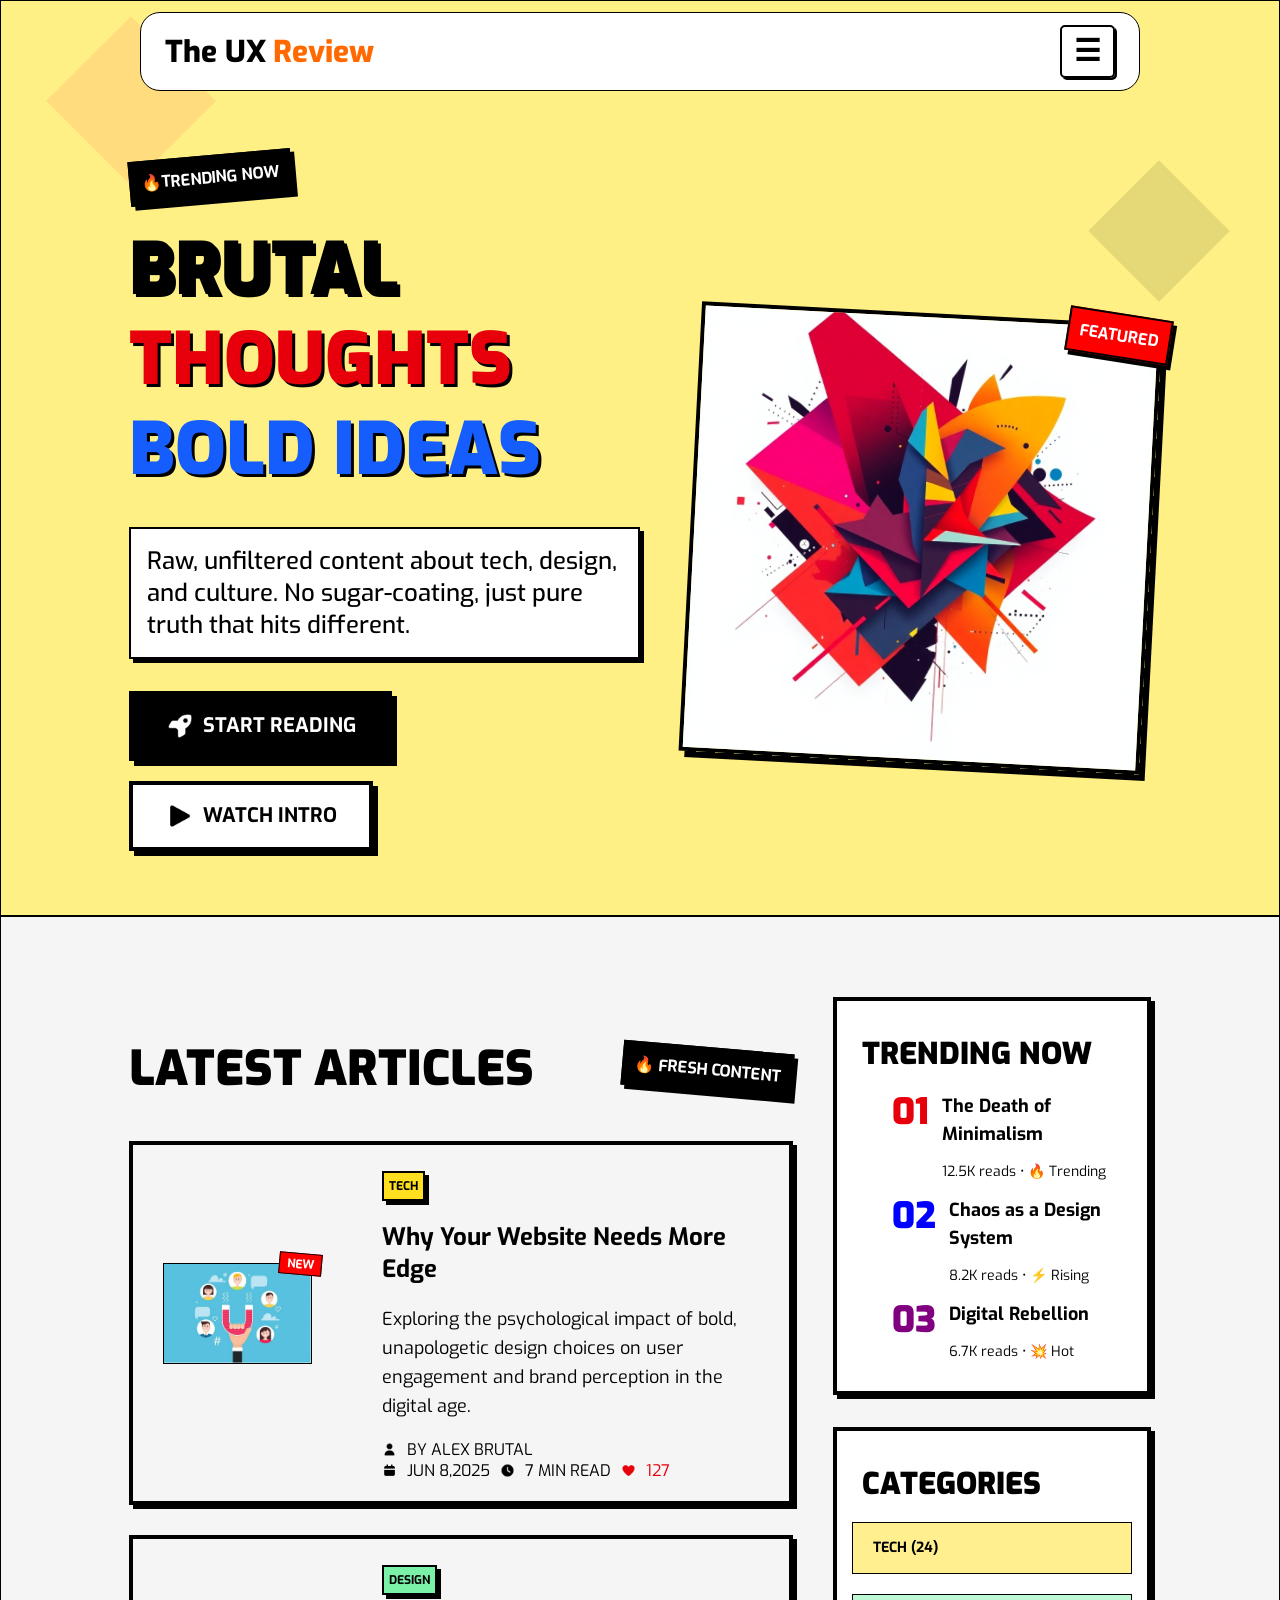
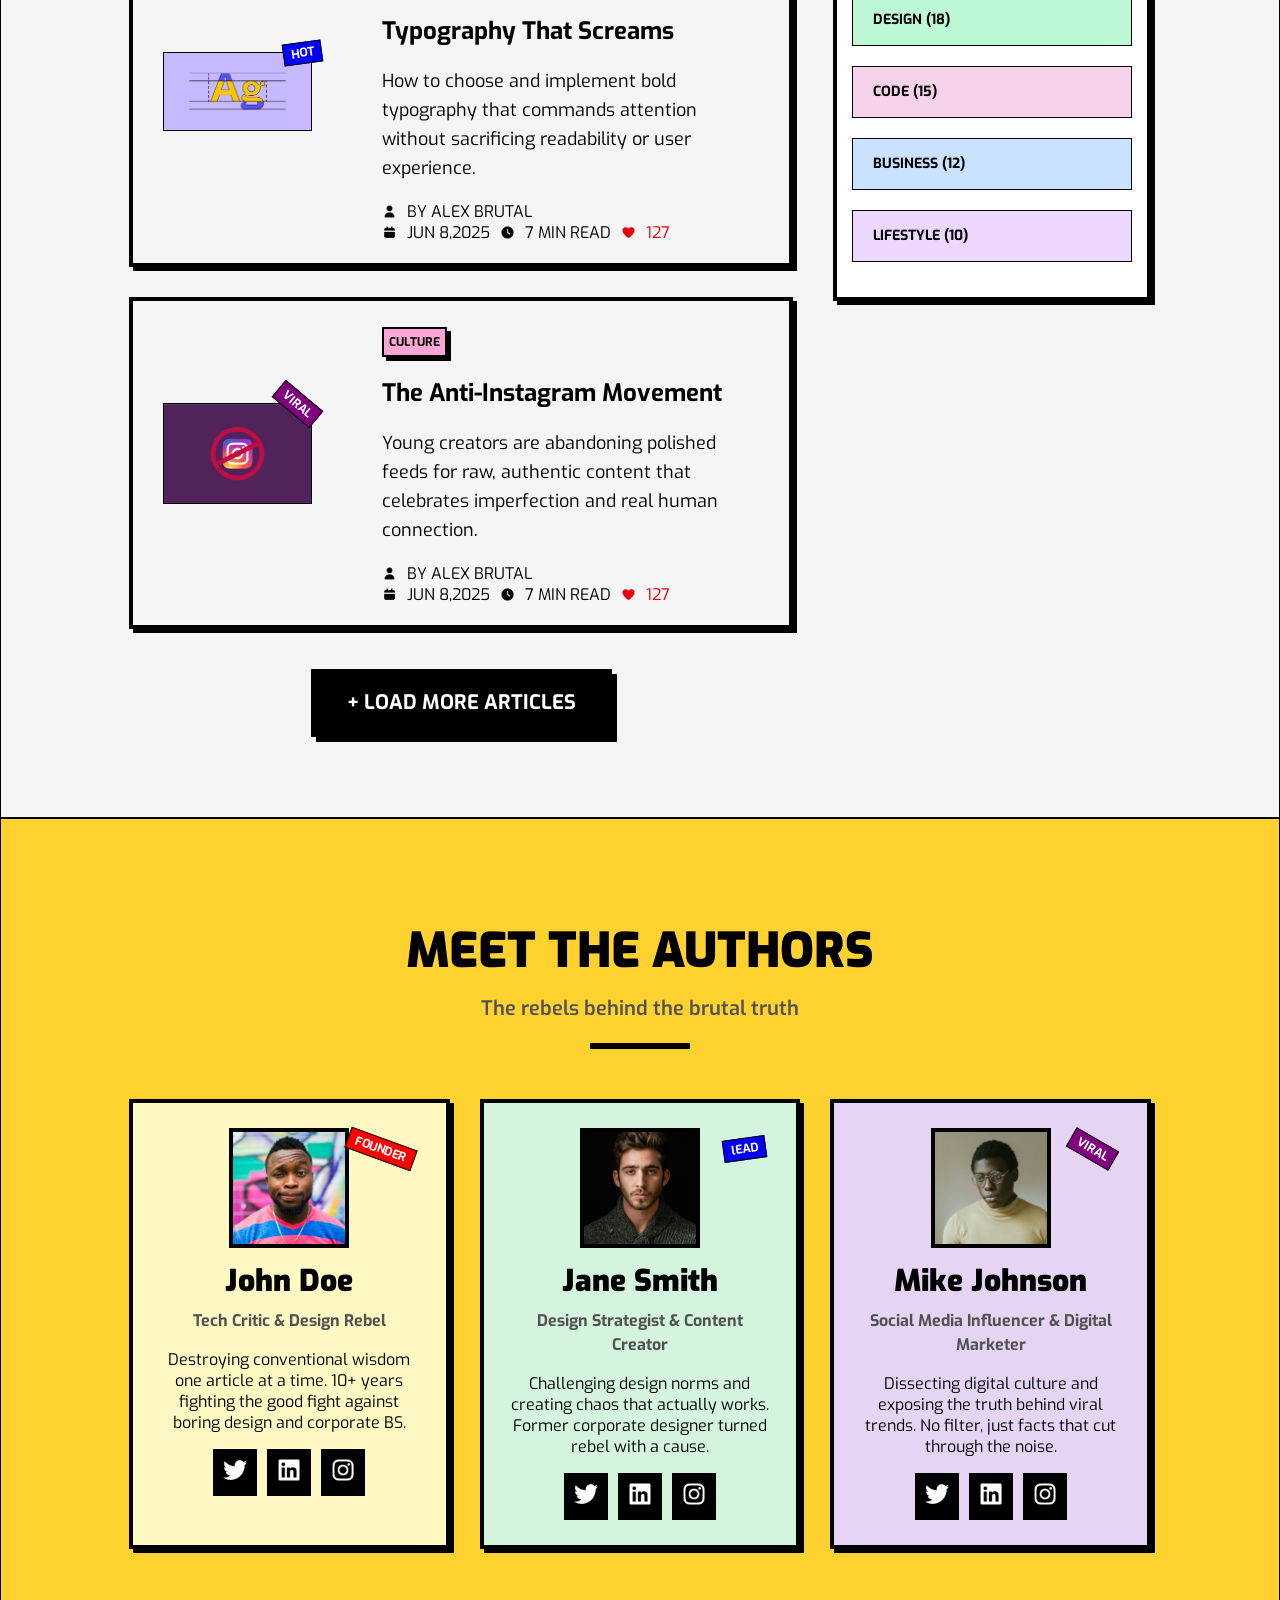
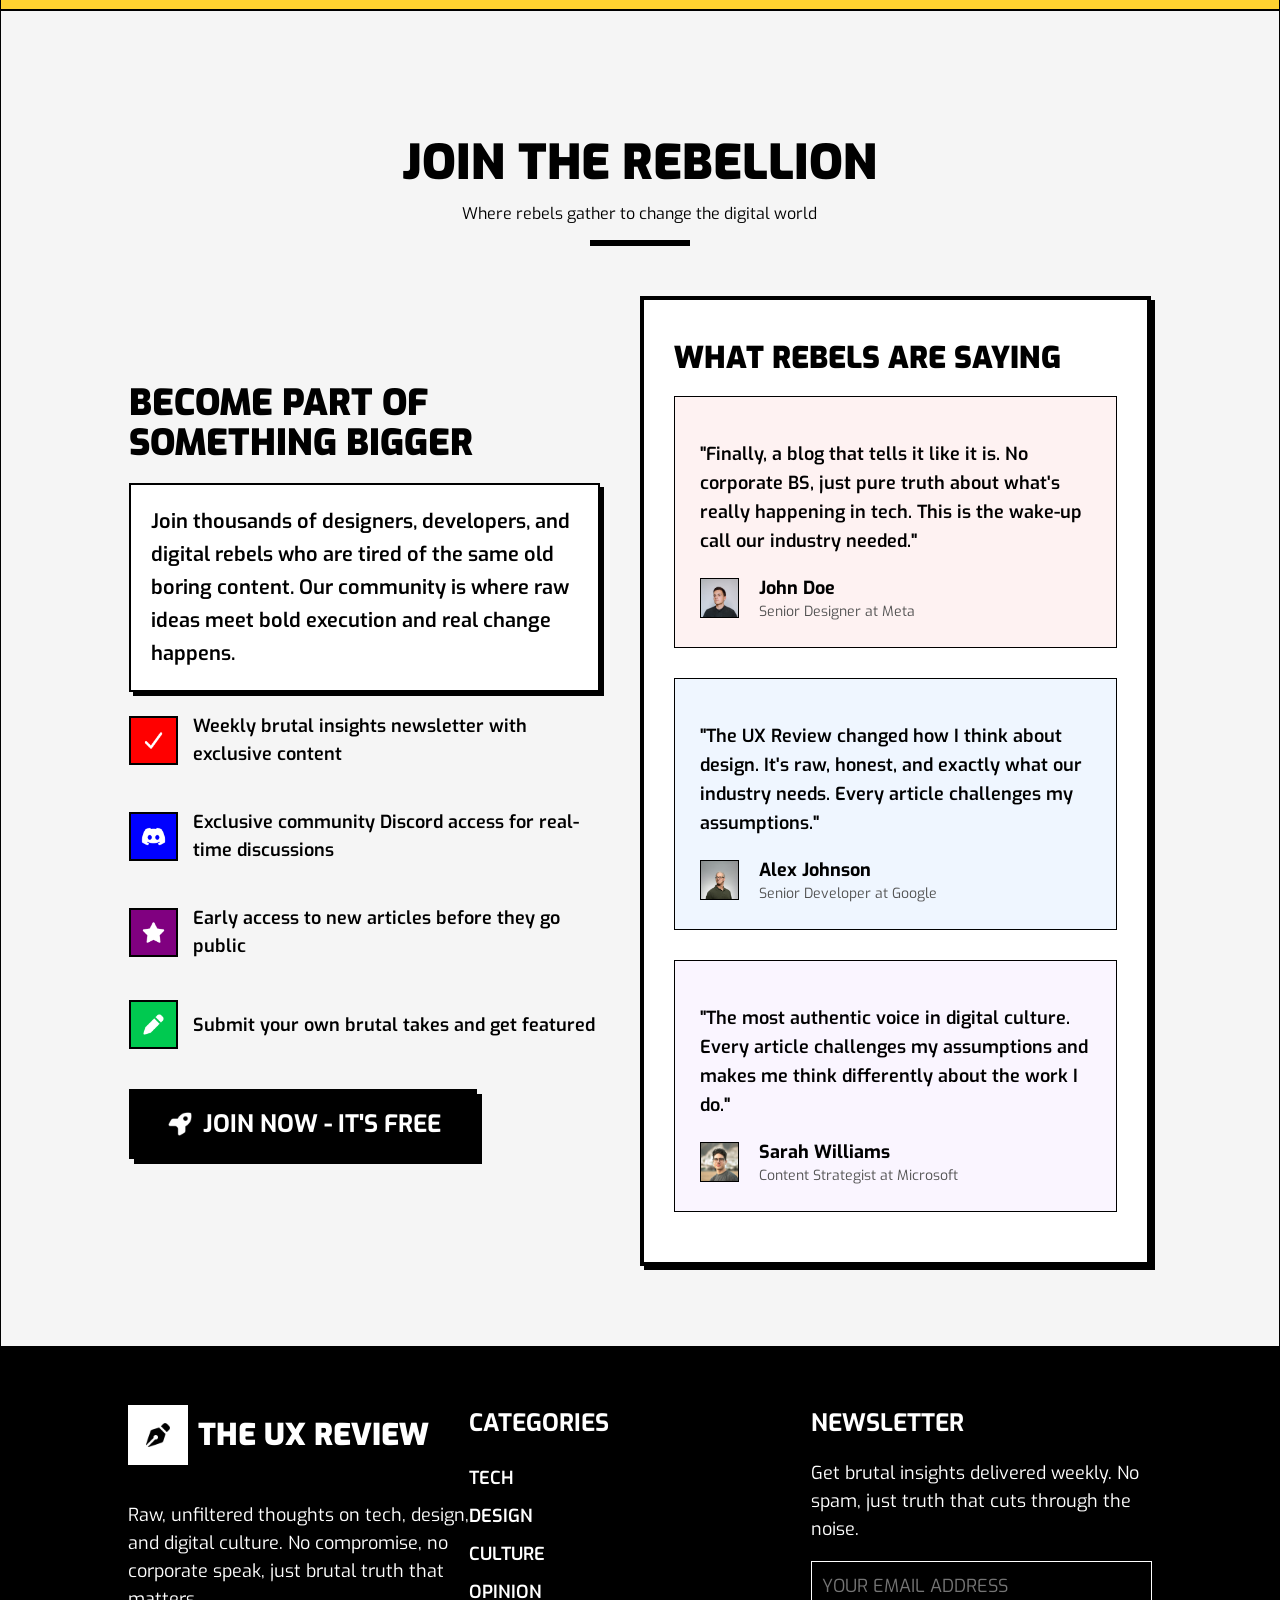
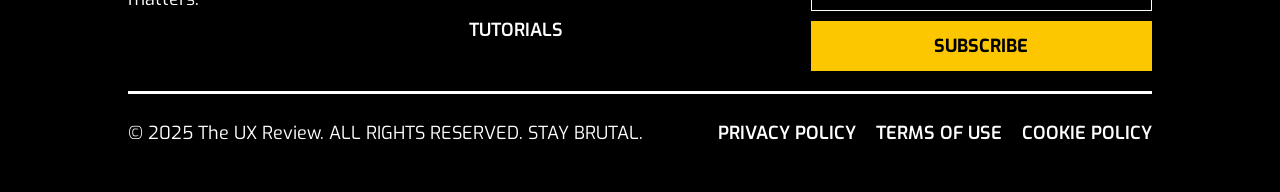
<file: index.html>
<!DOCTYPE html>
<html lang="en">
    <head>
        <meta charset="UTF-8">
        <meta name="viewport" content="width=device-width, initial-scale=1.0">
        <title>Document</title>
        <link rel="preconnect" href="https://fonts.googleapis.com">
        <link rel="preconnect" href="https://fonts.gstatic.com" crossorigin>
        <link
            href="https://fonts.googleapis.com/css2?family=Exo:ital,wght@0,100..900;1,100..900&display=swap"
            rel="stylesheet">
        <link rel="stylesheet" href="css/style.css">
        <link rel="stylesheet" href="css/all.min.css">
        <link rel="stylesheet" href="css/media.css">
    </head>
    <body>
        <div id="mobile-nav">
            <div class="flex">
                <span>MENU</span>

                <div class="close-nav">
                    <a href="#">
                        ✕
                    </a>
                </div>
            </div>

            <ul class="flex list">
                <li><a href="#hero">HOME</a></li>
                <li><a href="#LATEST_ARTICLES">LATEST ARTICLES</a></li>
                <li><a href="#Authors">AUTHORS</a></li>
                <li><a href="#Community">COMMUNITY</a></li>
            </ul>

            <div class="mobile-subbtn">
                <a href="#Community">SUBSCRIBE NOW</a>
            </div>
        </div>

        <a href="#" class="overlay"></a>

        <div id="navbar">
            <div class="container">
                <div class="header flex">
                    <div class="logo"><a href="#hero" class="flex"><span>The
                                UX</span><span
                                class="orange-font">Review</span></a></div>
                    <div class="menu"> <ul class="flex ">
                            <li class="font14x20x600"><a href="#hero"
                                    class="item">HOME</a></li>
                            <li class="flex font14x20x600"><img
                                    src="images/icons/star-solid-full.png"
                                    alt="star-solid" class="icon"><a
                                    href="#LATEST_ARTICLES" class="item">LATEST
                                    ARTICLES</a></li>
                            <li class="flex font14x20x600"><img
                                    src="images/icons/star-solid-full.png"
                                    alt="star-solid" class="icon"><a
                                    href="#Authors"
                                    class="item">AUTHORS</a></li>
                            <li class="flex font14x20x600"><img
                                    src="images/icons/star-solid-full.png"
                                    alt="star-solid" class="icon"><a
                                    href="#Community"
                                    class="item">COMMUNITY</a></li>
                        </ul></div>
                    <div class="subbtn"> <button class="font14x20x600"><a
                                href="#Community">SUBSCRIBE
                                NOW</a></button></div>
                    <div class="menubtn">
                        <a href="#mobile-nav">
                            <span class="open-icon">☰</span>
                            <span class="close-icon">✕</span>
                        </a>
                    </div>
                </div>
            </div>
        </div>
        <div class="main">
            <div id="hero">
                <div class="block1"></div>
                <div class="block2"></div>
                <div class="container flex">
                    <div class="left xxl-50 xl-50 lg-50 md-100 sm-100">
                        <div class="floating-block"><span
                                class="white-color">🔥TRENDING NOW</span></div>
                        <h2>BRUTAL
                            <span class="red-color">THOUGHTS</span>
                            <span class="blue-color">BOLD IDEAS</span></h2>
                        <p class="font24x32x500">Raw, unfiltered content about
                            tech, design, and culture. No sugar-coating, just
                            pure truth that hits different.</p>
                        <div class="btns flex">
                            <button class="right-button"><div class="flex"><img
                                        src="images/icons/rocket-solid-full.png"
                                        alt="rocket-icon" class="icon"><span
                                        class="white-color">START
                                        READING</span></div></button>
                            <button class="left-button"><div class="flex"><img
                                        src="images/icons/play-solid-full.png"
                                        alt="play-video-icon"
                                        class="icon"><span>WATCH
                                        INTRO</span></div></button>
                        </div>
                    </div>
                    <div class="right xxl-50 xl-50 lg-50 md-100 sm-100">
                        <div class="floating-block"><span
                                class="white-color">FEATURED</span></div>
                        <div class="img-container flex"><img
                                src="images/hero-img.png"
                                alt="main-photo"></div>
                    </div>
                </div>
            </div>
            <div id="LATEST_ARTICLES">
                <div class="container flex">
                    <div class="left xxl-65 xl-65 lg-75 md-100 sm-100">
                        <div class="header flex">
                            <h3>LATEST ARTICLES</h3>
                            <div class="floating-block"><span>🔥 FRESH
                                    CONTENT</span></div>
                        </div>
                        <div class="cards flex">
                            <div class="card flex card-1"><div class="left">
                                    <div
                                        class="label"><span>NEW</span></div><img
                                        src="images/user-engagement-2.jpg"
                                        alt="user-engagement"></div>
                                <div class="right">
                                    <div class="floating-block"><span>TECH
                                        </span></div>
                                    <h4>Why Your Website Needs More Edge</h4>
                                    <p>Exploring the psychological impact of
                                        bold, unapologetic design choices on
                                        user engagement and brand perception in
                                        the digital age.

                                    </p>
                                    <div class="footer flex">
                                        <div class="flex"><img
                                                src="images/icons/user-solid-full.png"
                                                alt="user-icon"><span>BY ALEX
                                                BRUTAL</span></div>
                                        <div class="flex"><div class="flex">
                                                <img
                                                    src="images/icons/calendar-solid-full.png"
                                                    alt="calendar-icon">
                                                <span>JUN 8,2025</span></div>
                                            <div class="flex"><img
                                                    src="images/icons/clock-solid-full.png"
                                                    alt="clock-icon"><span>7 MIN
                                                    READ</span></div>
                                            <div class="flex"><img
                                                    src="images/icons/heart-solid-full-red.png"
                                                    alt="heart-icon"><span
                                                    class="red-color">127</span></div></div>
                                    </div>
                                </div>
                            </div>
                            <div class="card flex card-2">
                                <div class="left"><div
                                        class="label"><span>HOT</span></div><img
                                        src="images/guide-to-typography.avif"
                                        alt="guide-to-typography"></div>
                                <div class="right">
                                    <div
                                        class="floating-block"><span>DESIGN</span></div>
                                    <h4>Typography That Screams</h4>
                                    <p>How to choose and implement bold
                                        typography that commands attention
                                        without sacrificing readability or user
                                        experience.</p>
                                    <div class="footer flex"><div class="flex">
                                            <img
                                                src="images/icons/user-solid-full.png"
                                                alt="user-icon"><span>BY ALEX
                                                BRUTAL</span></div>
                                        <div class="flex"><div class="flex">
                                                <img
                                                    src="images/icons/calendar-solid-full.png"
                                                    alt="calendar-icon">
                                                <span>JUN 8,2025</span></div>
                                            <div class="flex"><img
                                                    src="images/icons/clock-solid-full.png"
                                                    alt="clock-icon"><span>7 MIN
                                                    READ</span></div>
                                            <div class="flex"><img
                                                    src="images/icons/heart-solid-full-red.png"
                                                    alt="heart-icon"><span
                                                    class="red-color">127</span></div></div>
                                    </div>
                                </div>
                            </div>

                            <div class="card flex card-3">
                                <div class="left"><div
                                        class="label"><span>VIRAL</span></div><img
                                        src="images/anti-instagram (1).jpg"
                                        alt="anti-instagram"></div>
                                <div class="right">
                                    <div
                                        class="floating-block"><span>CULTURE</span></div>
                                    <h4>The Anti-Instagram Movement</h4>
                                    <p>Young creators are abandoning polished
                                        feeds for raw, authentic content that
                                        celebrates imperfection and real human
                                        connection.</p>
                                    <div class="footer flex"><div class="flex">
                                            <img
                                                src="images/icons/user-solid-full.png"
                                                alt="user-icon"><span>BY ALEX
                                                BRUTAL</span></div>
                                        <div class="flex"><div class="flex">
                                                <img
                                                    src="images/icons/calendar-solid-full.png"
                                                    alt="calendar-icon">
                                                <span>JUN 8,2025</span></div>
                                            <div class="flex"><img
                                                    src="images/icons/clock-solid-full.png"
                                                    alt="clock-icon"><span>7 MIN
                                                    READ</span></div>
                                            <div class="flex"><img
                                                    src="images/icons/heart-solid-full-red.png"
                                                    alt="heart-icon"><span
                                                    class="red-color">127</span></div></div>
                                    </div>
                                </div>
                            </div>
                        </div>
                        <div class="btn flex">
                            <button>+ LOAD MORE ARTICLES</button>
                        </div>
                    </div>
                    <div class="right xxl-35 xl-35 lg-25 md-100 sm-100">
                        <div class="upper">
                            <h4>TRENDING NOW</h4>
                            <div class="content">
                                <div class="flex first"><div class="right"><span
                                            class="red-color">01</span></div><div
                                        class="left"><h5>The Death of
                                            Minimalism</h5><p>12.5K reads • 🔥
                                            Trending</p></div></div>
                                <div class="flex second"><div
                                        class="right"><span>02</span></div><div
                                        class="left"><h5>Chaos as a Design
                                            System</h5><p>8.2K reads • ⚡
                                            Rising</p></div></div>
                                <div class="flex third"><div
                                        class="right"><span>03</span></div><div
                                        class="left"><h5>Digital
                                            Rebellion</h5><p>6.7K reads • 💥
                                            Hot</p></div></div>
                            </div>
                        </div>
                        <div class="lower">
                            <h4>CATEGORIES</h4>
                            <div class="content">
                                <div class="block-1">TECH (24)</div>
                                <div class="block-2">DESIGN (18)</div>
                                <div class="block-3">CODE (15)</div>
                                <div class="block-4">BUSINESS (12)</div>
                                <div class="block-5">LIFESTYLE (10)</div>
                            </div>
                        </div>
                    </div>
                </div>
            </div>
            <div id="Authors">
                <div class="container">
                    <div class="header">
                        <h3>MEET THE AUTHORS</h3>
                        <p>The rebels behind the brutal truth</p>
                        <div class="black-line"></div>
                    </div>
                    <div class="cards flex">
                        <div class="card first"><div
                                class="image-container"><img
                                    src="images/avatar-1.jpg"
                                    alt="person-1"><div
                                    class="label"><span>FOUNDER</span></div></div><h4>John
                                Doe</h4><p class="upperp">Tech Critic & Design
                                Rebel</p>
                            <p>Destroying conventional wisdom one article at a
                                time. 10+ years fighting the good fight against
                                boring design and corporate BS.</p>
                            <ul class="flex"><li class="twitter-icon"><a
                                        href="https://twitter.com"
                                        target="_blank"><img
                                            src="images/icons/twitter-brands-solid-full.png"
                                            alt="twitter"></a></li>
                                <li class="linkedin"><a
                                        href="https://linkedin.com/in"
                                        target="_blank"><img
                                            src="images/icons/linkedin-brands-solid-full.png"
                                            alt="linkedin"></a></li>
                                <li class="instagram"><a
                                        href="https://instagram.com"
                                        target="_blank"><img
                                            src="images/icons/instagram-brands-solid-full.png"
                                            alt="instagram"></a></li></ul></div>
                        <div class="card second"><div
                                class="image-container"><img
                                    src="images/avatar-2.jpg"
                                    alt="person-2"><div
                                    class="label"><span>lEAD</span></div></div><h4>Jane
                                Smith</h4><p class="upperp">Design Strategist &
                                Content Creator</p>
                            <p>Challenging design norms and creating chaos that
                                actually works. Former corporate designer turned
                                rebel with a cause.</p>
                            <ul class="flex"><li class="twitter-icon"><a
                                        href="https://twitter.com"
                                        target="_blank"><img
                                            src="images/icons/twitter-brands-solid-full.png"
                                            alt="twitter"></a></li>
                                <li class="linkedin"><a
                                        href="https://linkedin.com/in"
                                        target="_blank"><img
                                            src="images/icons/linkedin-brands-solid-full.png"
                                            alt="linkedin"></a></li>
                                <li class="instagram"><a
                                        href="https://instagram.com"
                                        target="_blank"><img
                                            src="images/icons/instagram-brands-solid-full.png"
                                            alt="instagram"></a></li></ul></div>
                        <div class="card third"><div
                                class="image-container"><img
                                    src="images/avatar-3.jpg"
                                    alt="person-3"><div
                                    class="label"><span>VIRAL</span></div></div><h4>Mike
                                Johnson</h4><p class="upperp">Social Media
                                Influencer & Digital Marketer</p>
                            <p>Dissecting digital culture and exposing the truth
                                behind viral trends. No filter, just facts that
                                cut through the noise.</p>
                            <ul class="flex"><li class="twitter-icon"><a
                                        href="https://twitter.com"
                                        target="_blank"><img
                                            src="images/icons/twitter-brands-solid-full.png"
                                            alt="twitter"></a></li>
                                <li class="linkedin"><a
                                        href="https://linkedin.com/in"
                                        target="_blank"><img
                                            src="images/icons/linkedin-brands-solid-full.png"
                                            alt="linkedin"></a></li>
                                <li class="instagram"><a
                                        href="https://instagram.com"
                                        target="_blank"><img
                                            src="images/icons/instagram-brands-solid-full.png"
                                            alt="instagram"></a></li></ul></div>
                    </div>
                </div>
            </div>
            <div id="Community">
                <div class="container">
                    <div class="header">
                        <h3>JOIN THE REBELLION</h3>
                        <p>Where rebels gather to change the digital world</p>
                        <div class="black-line"></div>
                    </div>
                    <div class="content flex">
                        <div class="right  xxl-50 xl-50 lg-50 md-100 sm-100">
                            <h4>BECOME PART OF SOMETHING BIGGER</h4>
                            <p class="desc">Join thousands of designers,
                                developers, and digital rebels who are tired of
                                the same old boring content. Our community is
                                where raw ideas meet bold execution and real
                                change happens.</p>
                            <div class="rows flex">
                                <div class="row-1 flex"><div
                                        class="img-container"><img
                                            src="images/icons/check-solid-full.png"
                                            alt="check"></div><span>Weekly
                                        brutal insights newsletter with
                                        exclusive content</span></div>
                                <div class="row-2 flex"><div
                                        class="img-container"><img
                                            src="images/icons/discord-brands-solid-full.png"
                                            alt="discord"></div><span>Exclusive
                                        community Discord access for real-time
                                        discussions</span></div>
                                <div class="row-3 flex"><div
                                        class="img-container"><img
                                            src="images/icons/star-solid-full-white.png"
                                            alt="star"></div><span>Early access
                                        to new articles before they go
                                        public</span></div>
                                <div class="row-4 flex"><div
                                        class="img-container"><img
                                            src="images/icons/pen-solid-full.png"
                                            alt="pen"></div><span>Submit your
                                        own brutal takes and get
                                        featured</span></div>
                            </div>
                            <div class="btn"><button class="flex"><div><img
                                            src="images/icons/rocket-solid-full.png"
                                            alt="rocket"
                                            class="icon"></div><span>JOIN NOW -
                                        IT'S FREE</span></button></div>
                        </div>
                        <div class="left xxl-50 xl-50 lg-50 md-100 sm-100">
                            <h4>WHAT REBELS ARE SAYING</h4>
                            <div
                                class="card-1"><blockquote><p>"Finally, a blog that tells it like it is. No corporate BS, just pure truth about what's really happening in tech. This is the wake-up call our industry needed."</p></blockquote>
                                <div class="flex"><div class="left"><img
                                            src="images/avatar-4.avif"
                                            alt="avatar-5"></div><div
                                        class="right"><h6>John Doe</h6><p>Senior
                                            Designer at
                                            Meta</p></div></div></div>
                            <div
                                class="card-2"><blockquote><p>"The UX Review changed how I think about design. It's raw, honest, and exactly what our industry needs. Every article challenges my assumptions."</p></blockquote>
                                <div class="flex"><div class="left"><img
                                            src="images/avatar-5.jpg"
                                            alt="avatar-6"></div><div
                                        class="right"><h6>Alex
                                            Johnson</h6><p>Senior Developer at
                                            Google</p></div></div></div>
                            <div
                                class="card-3"><blockquote><p>"The most authentic voice in digital culture. Every article challenges my assumptions and makes me think differently about the work I do."</p></blockquote>
                                <div class="flex"><div class="left"><img
                                            src="images/avatar-6.avif"
                                            alt="avatar-7"></div><div
                                        class="right"><h6>Sarah
                                            Williams</h6><p>Content Strategist
                                            at Microsoft</p></div></div></div>
                        </div>
                    </div>
                </div>
            </div>
        </div>
        <div id="footer">
            <div class="container">
                <div class="upper flex">
                    <div class="item xxl-33 xl-33 lg-33 md-50 sm-100"><div
                            class="header flex"> <div><img
                                    src="images/icons/pen-nib-solid-full.png"
                                    alt="pen"></div><h3>THE UX REVIEW</h3></div>
                        <p>Raw, unfiltered thoughts on tech, design, and digital
                            culture. No compromise, no corporate speak, just
                            brutal truth that matters.</p>
                    </div>
                    <div
                        class="item xxl-33 xl-33 lg-33 md-50 sm-100"><h4>CATEGORIES</h4>
                        <ul><li><a href="#hero">TECH</a></li>
                            <li><a href="#hero">DESIGN</a></li>
                            <li><a href="#hero">CULTURE</a></li>
                            <li><a href="#hero">OPINION</a></li>
                            <li><a href="#hero">TUTORIALS</a></li></ul></div>
                    <div
                        class="item xxl-33 xl-33 lg-33 md-50 sm-100"><h4>NEWSLETTER</h4>
                        <p>Get brutal insights delivered weekly. No spam, just
                            truth that cuts through the noise.</p>
                        <form action>
                            <input type="email"
                                placeholder="YOUR EMAIL ADDRESS">
                            <button>SUBSCRIBE</button>
                        </form>
                    </div>
                </div>
                <div class="flex lower"> <span>© 2025 The UX Review. ALL RIGHTS
                        RESERVED. STAY BRUTAL.</span> <ul class="flex"><li><a
                                href="#hero">PRIVACY POLICY
                            </a></li>
                        <li><a href="#hero">TERMS OF USE</a></li>
                        <li><a href="#hero">COOKIE POLICY</a></li></ul></div>
            </div>
        </div>
    </body>
</html>
</file>
<file: css/style.css>
*,
*::after,
*::before {
    box-sizing: border-box;
    font-family: "Exo", sans-serif;
}

body,
blockquote {
    margin: 0;
    padding: 0;
}

span,
a {
    display: inline-block;
}

a,
li {
    text-decoration: none;
    color: black;
}

ul {
    list-style: none;
    margin: 0;
    padding: 0;
}

img {
    width: 100%;
}

h2 {
    font-size: 72px;
    line-height: 90px;
    font-weight: 900;
    text-shadow: 3px 3px black;
    margin: 0 0 32px 0;
}

h3 {
    font-size: 48px;
    line-height: 48px;
    font-weight: 900;
}

h4 {
    font-size: 24px;
    line-height: 32px;
    font-weight: 700;
    margin: 20px 0;
}

.flex {
    display: flex;
    flex-wrap: wrap;
    align-items: center;
}

.icon {
    width: 15px;
    height: 15px;
}

.container {
    width: 80%;
    margin: auto;
}

.font14x20x600 {
    font-size: 14px;
    line-height: 20px;
    font-weight: 600;
}

.font24x32x500 {
    font-size: 24px;
    line-height: 32px;
    font-weight: 500;
}

.floating-block {
    border: 2px solid black;
    box-shadow: 4px 4px black;
    width: fit-content;
    padding: 10px;
    position: absolute;
    font-weight: 700;
}

.red-color {
    color: oklch(0.577 0.245 27.325);
}

.main {
    position: relative;
}

#mobile-nav {
    position: fixed;
    top: 0;
    right: -100%;
    bottom: 0;
    width: 320px;
    padding: 40px 20px;
    background-color: white;
    z-index: 300;
    display: flex;
    flex-direction: column;
    transition: right 0.4s ease;
}


#mobile-nav:target {
    right: 0;
}

.overlay {
    position: fixed;
    inset: 0;
    background-color: rgba(0, 0, 0, 0.55);
    opacity: 0;
    visibility: hidden;
    transition: 0.3s;
    z-index: 250;
}


body:has(#mobile-nav:target) .overlay {
    opacity: 1;
    visibility: visible;
}


#mobile-nav .flex {
    justify-content: space-between;
    align-items: center;
    padding: 20px 0;
    margin-bottom: 40px;
    border-bottom: 4px solid black;
    border-top: 4px solid black;
}

#mobile-nav .list {
    align-items: flex-start;
    border: none;
}

#mobile-nav .flex span {
    font-size: 24px;
    line-height: 32px;
    font-weight: 700;
}


#mobile-nav .close-nav a {
    background-color: transparent;
    padding: 5px 12px;
    border-radius: 5px;
    font-size: 30px;
    line-height: 39px;
    font-weight: 700;
}


#mobile-nav ul {
    display: flex;
    flex-direction: column;
    gap: 25px;
}

#mobile-nav ul li a {
    width: 100%;
    font-size: 22px;
    line-height: 32px;
    font-weight: 700;
}

#mobile-nav .mobile-subbtn {
    margin-top: 40px;
}

#mobile-nav .mobile-subbtn a {
    width: 100%;
    background-color: #FFD15B;
    border: 2px solid black;
    padding: 14px 20px;
    text-align: center;
    font-weight: 700;
    box-shadow: 4px 4px black;
}

#navbar {
    position: fixed;
    top: 0;
    left: 0;
    right: 0;
    z-index: 100;
}

#navbar .container {
    padding: 12px;
}

#navbar .container .header {
    justify-content: space-between;

    padding: 12px 24px;

    background-color: white;

    border: 1.6px solid black;
    border-radius: 20px;
}

#navbar .container .header .logo a {
    gap: 7px;
}

#navbar .container .header .logo span {
    font-size: 30px;
    line-height: 36px;
    font-weight: 800;
}

#navbar .container .header .logo .orange-font {
    color: oklch(0.705 0.213 47.604);
}

#navbar .container .header .menu ul {
    gap: 10px;
}

#navbar .container .header .menu ul .icon {
    margin: 0 10px;
}

#navbar .container .header .menu ul .item {
    transition: 0.3s;
}

#navbar .container .header .menu ul .item:hover {
    color: rgb(255, 122, 80);
}


#navbar .container .header .subbtn button {
    background-color: #FFD15B;

    border: 1.6px solid black;

    padding: 10px 16px;

    border-radius: 25px;

    font-weight: 700;

    transition: 0.3s;
}

#navbar .container .header .subbtn button:hover {
    transform: translate(4%, 4%);
}

.menubtn {
    display: none;
}

.menubtn a {
    background-color: transparent;
    border: 2px solid black;
    padding: 5px 12px;
    border-radius: 5px;
    font-size: 30px;
    line-height: 39px;
    font-weight: 700;
    box-shadow: 2px 2px black;
    display: flex;
    align-items: center;
    justify-content: center;
}

.close-icon {
    display: none;
}

body:has(#mobile-nav:target) .open-icon {
    display: none;
}

body:has(#mobile-nav:target) .close-icon {
    display: block;
}

/* Hero section */
#hero {
    padding: 144px 0 64px 0;
    border: 1.6px solid black;
    background-color: #FFF085;
    position: relative;
}

#hero .container {
    padding-top: 80px;
}

.main .block1 {
    background-color: #FFDC7D;
    width: 120px;
    height: 120px;
    position: absolute;
    z-index: 5;
    top: 40px;
    left: 70px;
    transform: rotate(45deg);
}

.main .block2 {
    background-color: #E5D877;
    width: 100px;
    z-index: 5;
    height: 100px;
    position: absolute;
    top: 180px;
    right: 70px;
    transform: rotate(45deg);
}

#hero .container .left {
    position: relative;
}

#hero .container .right {
    padding: 0 0 0 50px;
    position: relative;
}

#hero .container .left h2 .red-color {
    color: oklch(0.577 0.245 27.325);
}

#hero .container .left h2 .blue-color {
    color: oklch(0.546 0.245 262.881);
    ;
}

#hero .container .left p {
    background-color: white;
    border: 2px solid black;
    box-shadow: 4px 4px black;
    padding: 16px;
    margin-bottom: 32px;
}

#hero .container .left .btns {
    gap: 20px;
}

#hero .container .left .btns button .icon {
    width: 30px;
    height: 30px;
    margin-right: 8px;
}

#hero .container .left .btns .right-button {
    background-color: black;
    color: white;
}

#hero .container .left .btns .left-button {
    background-color: white;
}

#hero .container .left .floating-block {
    background-color: black;
    color: white;
    top: -70px;
    transform: rotate(-5deg);
    z-index: 10;
}

#hero .container .right .floating-block {
    background-color: red;
    color: white;
    z-index: 15;
    right: -20px;
    transform: rotate(9deg);
}

#hero .container .right .img-container {
    position: relative;
    box-shadow: 6px 6px black;
    border: 4px solid black;
    height: 50vh;
    z-index: 10;
    transform: rotate(3deg);
    transition: all 0.5s;
}

#hero .container .right .img-container:hover {
    transform: translate(-1%, -1%) rotate(3deg);
}

#hero .container .right .img-container img {
    object-fit: cover;
    width: 100%;
    height: 100%;
}

#hero .container .left .btns button {
    padding: 16px 32px;
    border: 4px solid black;
    font-size: 20px;
    line-height: 28px;
    font-weight: 700;
    transition: all 0.3s;
    position: relative;
    background-color: white;
    box-shadow: 5px 5px black;
}

#hero .container .left .btns .right-button {
    background-color: black;
    color: white;
}

#hero .container .left .btns button:hover {
    transform: translate(4px, 4px);
    box-shadow: 1px 1px black;
}

/* LATEST_ARTICLES */
#LATEST_ARTICLES {
    background-color: #F5F5F5;
    border: 1.6px solid black;
    padding: 80px 0;
}


#LATEST_ARTICLES .container .right {
    padding: 0 0 0 40px;
}

#LATEST_ARTICLES .container .left .header {
    position: relative;
}

#LATEST_ARTICLES .container .left .header .floating-block {
    background-color: black;
    color: white;
    right: 0;
    transform: rotate(5deg);
}

#LATEST_ARTICLES .container .left .cards {
    flex-direction: column;
    gap: 30px;
}

#LATEST_ARTICLES .container .left .cards .card {
    gap: 5%;
    border: 4px solid black;
    padding: 16px 30px 30px 30px;
    transition: all 0.3s;
    box-shadow: 4px 4px black;
}

#LATEST_ARTICLES .container .left .cards .card .left {
    width: 25%;
    position: relative;
}

#LATEST_ARTICLES .container .left .cards .card .left .label {
    position: absolute;
    right: -10px;
    top: -10px;
    padding: 2px 7px;
    border: 1.6px solid black;
    font-size: 12px;
    line-height: 16px;
    font-weight: 700;
}

#LATEST_ARTICLES .container .left .cards .card-1,
#LATEST_ARTICLES .container .left .cards .card-2,
#LATEST_ARTICLES .container .left .cards .card-3 {
    transition: all 0.4s 0.1s;
}

#LATEST_ARTICLES .container .left .cards .card .left img {
    border: 1px solid black;
}

#LATEST_ARTICLES .container .left .cards .card-1 .left .label {
    background-color: red;
    color: white;
    transform: rotate(5deg);
}

#LATEST_ARTICLES .container .left .cards .card-2 .left .label {
    background-color: blue;
    color: white;
    transform: rotate(-8deg);
}

#LATEST_ARTICLES .container .left .cards .card-3 .left .label {
    background-color: purple;
    color: white;
    transform: rotate(40deg);
}

#LATEST_ARTICLES .container .left .cards .card .right {
    width: 70%;
    position: relative;
}

#LATEST_ARTICLES .container .left .cards .card .right .floating-block {
    font-size: 12px;
    line-height: 16px;
    position: static;
    padding: 5px;
}

#LATEST_ARTICLES .container .left .cards .card .right p {
    font-size: 18px;
    line-height: 29px;
}

#LATEST_ARTICLES .container .left .cards .card .right .footer img {
    width: 15px;
    height: 15px;
}

#LATEST_ARTICLES .container .left .cards .card:hover {
    transform: translate(-4px, -4px);
    box-shadow: 5px 5px black;
}

#LATEST_ARTICLES .container .left .cards .card-1:hover h4 {
    color: red;
}

#LATEST_ARTICLES .container .left .cards .card-2:hover h4 {
    color: blue;
}

#LATEST_ARTICLES .container .left .cards .card-3:hover h4 {
    color: purple;
}

#LATEST_ARTICLES .container .left .cards .card-1 .right .floating-block {
    background-color: #FFDF20;
}

#LATEST_ARTICLES .container .left .cards .card-2 .right .floating-block {
    background-color: #7BF1A8;
}

#LATEST_ARTICLES .container .left .cards .card-3 .right .floating-block {
    background-color: #FDA5D5;
}

#LATEST_ARTICLES .container .left .cards .card .right .footer {
    justify-content: space-between;
}

#LATEST_ARTICLES .container .left .cards .card .right .footer .flex {
    gap: 10px;
}

#LATEST_ARTICLES .container .left .btn {
    justify-content: center;
}

#LATEST_ARTICLES .container .left .btn button {
    padding: 16px 32px;
    border: 4px solid black;
    font-size: 20px;
    line-height: 28px;
    font-weight: 700;
    transition: all 0.3s;
    position: relative;
    background-color: black;
    color: white;
    box-shadow: 5px 5px black;
    margin-top: 40px;
}

#LATEST_ARTICLES .container .left .btn button:hover {
    transform: translate(4px, 4px);
    box-shadow: 1px 1px black;
}

#LATEST_ARTICLES .container .right {
    position: sticky;
    top: 10px;
    align-self: flex-start;

}

#LATEST_ARTICLES .container .right .upper,
#LATEST_ARTICLES .container .right .lower {
    border: 4px solid black;
    padding: 15px;
    box-shadow: 4px 4px black;
    margin-bottom: 32px;
    background-color: white;
}

#LATEST_ARTICLES .container .right .upper h4,
#LATEST_ARTICLES .container .right .lower h4 {
    font-size: 30px;
    padding: 0 0 0 10px;
    line-height: 36px;
    font-weight: 900;
    overflow: hidden;
}

#LATEST_ARTICLES .container .right .upper .content .right span {
    font-size: 36px;
    line-height: 40px;
    font-weight: 900;
    margin-right: 13px;
}

#LATEST_ARTICLES .container .right .upper .content .second .right span {
    color: blue;
}

#LATEST_ARTICLES .container .right .upper .content .third .right span {
    color: purple;
}

#LATEST_ARTICLES .container .right .upper .content .first .left h5,
#LATEST_ARTICLES .container .right .upper .content .second .left h5,
#LATEST_ARTICLES .container .right .upper .content .third .left h5 {
    transition: all 0.3s;
}

#LATEST_ARTICLES .container .right .upper .content .first .left:hover h5 {
    color: red;
}

#LATEST_ARTICLES .container .right .upper .content .second .left:hover h5 {
    color: blue;
}

#LATEST_ARTICLES .container .right .upper .content .third .left:hover h5 {
    color: purple;
}

#LATEST_ARTICLES .container .right .upper .content .left h5 {
    font-size: 18px;
    line-height: 28px;
    font-weight: 700;
    margin: 0;
}

#LATEST_ARTICLES .container .right .upper .content .left p {
    font-size: 14px;
    line-height: 20px;
    font-weight: 400;
}

#LATEST_ARTICLES .container .right .upper .content .right {
    width: 30%;
    width: max-content;
}

#LATEST_ARTICLES .container .right .upper .content .left {
    flex: 1;
}

#LATEST_ARTICLES .container .right .lower .content .block-1,
#LATEST_ARTICLES .container .right .lower .content .block-2,
#LATEST_ARTICLES .container .right .lower .content .block-3,
#LATEST_ARTICLES .container .right .lower .content .block-4,
#LATEST_ARTICLES .container .right .lower .content .block-5 {
    border: 1.6px solid black;
    padding: 15px 20px;
    font-size: 14px;
    line-height: 20px;
    font-weight: 700;
    margin-bottom: 20px;
}

#LATEST_ARTICLES .container .right .lower .content .block-1 {
    background-color: rgba(255, 223, 32, 0.5);
    transition: all 0.3s;
}

#LATEST_ARTICLES .container .right .lower .content .block-2 {
    background-color: rgba(123, 241, 168, 0.5);
    transition: all 0.3s;
}

#LATEST_ARTICLES .container .right .lower .content .block-3 {
    background-color: rgba(235, 165, 213, 0.5);
    transition: all 0.3s;
}

#LATEST_ARTICLES .container .right .lower .content .block-4 {
    background-color: rgba(145, 197, 255, 0.5);
    transition: all 0.3s;
}

#LATEST_ARTICLES .container .right .lower .content .block-5 {
    background-color: rgba(218, 178, 255, 0.5);
    transition: all 0.3s;
}

#LATEST_ARTICLES .container .right .lower .content .block-1:hover {
    background-color: rgba(255, 223, 32, 1);
    transform: translate(-2%, -5%);
    box-shadow: 4px 4px black;
}

#LATEST_ARTICLES .container .right .lower .content .block-2:hover {
    background-color: rgba(123, 241, 168, 1);
    transform: translate(-2%, -5%);
    box-shadow: 4px 4px black;
}

#LATEST_ARTICLES .container .right .lower .content .block-3:hover {
    background-color: rgba(235, 165, 213, 1);
    transform: translate(-2%, -5%);
    box-shadow: 4px 4px black;
}

#LATEST_ARTICLES .container .right .lower .content .block-4:hover {
    background-color: rgba(145, 197, 255, 1);
    transform: translate(-2%, -5%);
    box-shadow: 4px 4px black;
}

#LATEST_ARTICLES .container .right .lower .content .block-5:hover {
    background-color: rgba(218, 178, 255, 1);
    transform: translate(-2%, -5%);
    box-shadow: 4px 4px black;
}

/* Authors section */
#Authors {
    padding: 60px 0;
    background-color: #FFD230;
    border: 1.6px solid black;
}

#Authors .container .header,
#Community .container .header {
    text-align: center;
    margin-bottom: 50px;
}

#Authors .container .header h3,
#Community .container .header h3 {
    margin-bottom: 0;
}

#Authors .container .header p {
    font-size: 20px;
    line-height: 28px;
    font-weight: 600;
    color: oklch(0.439 0 0);
}

.black-line {
    width: 100px;
    height: 6px;
    background-color: black;
    margin: 16px auto;
}

#Authors .container .cards ul img {
    width: 30px;
    height: 30px;
    display: block;
}

#Authors .container .cards {
    gap: 30px;
    justify-content: center;
}

#Authors .container .cards .card {
    border: 4px solid black;
    padding: 25px;
    box-shadow: 4px 4px black;
    transition: all 0.3s;
    text-align: center;
    min-height: 450px;
}

#Authors .container .cards .card:hover {
    transform: translate(-4px, -4px);
    box-shadow: 5px 5px black;
}

#Authors .container .cards .card h4 {
    font-size: 30px;
    line-height: 36px;
    font-weight: 900;
    margin: 10px 0;
}

#Authors .container .cards .first:hover h4 {
    color: red;
}

#Authors .container .cards .second:hover h4 {
    color: blue;
}

#Authors .container .cards .third:hover h4 {
    color: purple;
}

#Authors .container .cards .first {
    background-color: #FEF9C2;
}

#Authors .container .cards .second {
    background-color: #D4F4DD;
}

#Authors .container .cards .third {
    background-color: #E6D4F4;
}

#Authors .container .cards .card .image-container {
    position: relative;
}

#Authors .container .cards .card .image-container img {
    border: 4px solid black;
    width: 120px;
    height: 120px;
}

#Authors .container .cards .card .image-container .label {
    position: absolute;
    top: 10px;
    right: 5px;
    padding: 2px 7px;
    border: 1.6px solid black;
    font-size: 12px;
    line-height: 16px;
    font-weight: 700;
}

#Authors .container .cards .first .image-container .label {
    background-color: red;
    color: white;
    transform: rotate(20deg);
}

#Authors .container .cards .second .image-container .label {
    background-color: blue;
    color: white;
    transform: rotate(-8deg);
}

#Authors .container .cards .third .image-container .label {
    background-color: purple;
    color: white;
    transform: rotate(30deg);
}

#Authors .container .cards .card ul {
    gap: 10px;
    padding: 0;
    justify-content: center;
}

#Authors .container .cards .card ul li {
    border: 1.6px solid black;
    background-color: black;
    transition: all 0.3s;
    padding: 5px 6px;
}

#Authors .container .cards .card ul li:hover {
    transform: translate(-4px, -4px);
    box-shadow: 4px 4px black;
}

#Authors .container .cards .card ul .twitter-icon:hover {
    background-color: blue;
}

#Authors .container .cards .card ul .linkedin:hover {
    background-color: navy;
}

#Authors .container .cards .card ul .instagram:hover {
    background-color: pink;
}

#Authors .container .cards .card .upperp {
    font-size: 16px;
    line-height: 24px;
    font-weight: 700;
    color: oklch(0.439 0 0);
    margin: 0;
}

/* Community section */
#Community {
    border: 1.6px solid black;
    padding: 80px 0;
    background-color: #F5F5F5;
}

#Community .container .content h4 {
    font-size: 36px;
    line-height: 40px;
    font-weight: 900;
}

#Community .container .content .desc {
    font-size: 20px;
    line-height: 33px;
    font-weight: 600;
    padding: 20px;
    border: 2px solid black;
    box-shadow: 4px 4px black;
    background-color: white;
}

#Community .container .content .rows {
    flex-direction: column;
    align-items: flex-start;
    gap: 40px;
}

#Community .container .content .rows img {
    width: 25px;
    height: 25px;
}

#Community .container .content .rows .img-container {
    padding: 10px;
    border: 2px solid black;
}

#Community .container .content .row-1 .img-container {
    background-color: red;
}

#Community .container .content .row-2 .img-container {
    background-color: blue;
}

#Community .container .content .row-3 .img-container {
    background-color: purple;
}

#Community .container .content .row-4 .img-container {
    background-color: #00C950;
}

#Community .container .content .row-1,
#Community .container .content .row-2,
#Community .container .content .row-3,
#Community .container .content .row-4 {
    gap: 15px;
    flex-wrap: nowrap;
}

#Community .container .content .row-1 span,
#Community .container .content .row-2 span,
#Community .container .content .row-3 span,
#Community .container .content .row-4 span {
    font-size: 18px;
    line-height: 28px;
    font-weight: 600;
}

#Community .container .right {
    padding: 0 40px 0 0;
}

#Community .container .right .btn button {
    padding: 16px 32px;
    border: 4px solid black;
    font-size: 24px;
    line-height: 22px;
    font-weight: 700;
    transition: all 0.3s;
    position: relative;
    background-color: black;
    color: white;
    box-shadow: 5px 5px black;
    margin: 40px 0;
}

#Community .container .right .btn button:hover {
    transform: translate(4px, 4px);
    box-shadow: 1px 1px black;
}

#Community .container .right .btn img {
    width: 30px;
    height: 30px;
    margin-right: 8px;
}

#Community .container .left {
    border: 4px solid black;
    padding: 20px 30px;
    box-shadow: 4px 4px black;
    background-color: white;
}

#Community .container .left h4 {
    font-size: 30px;
    line-height: 36px;
    font-weight: 900;
}

#Community .container .left .card-1,
#Community .container .left .card-2,
#Community .container .left .card-3 {
    border: 1.6px solid black;
    padding: 25px;
    margin-bottom: 30px;
}

blockquote p {
    font-size: 18px;
    line-height: 29px;
    font-weight: 600;
}

#Community .container .left .card-1 {
    background-color: #FEF2F2;
}

#Community .container .left .card-2 {
    background-color: #EFF6FF;
}

#Community .container .left .card-3 {
    background-color: #FAF5FF;
}

h6 {
    font-size: 18px;
    line-height: 28px;
    font-weight: 700;
    margin: 0;
    padding: 0;
}

#Community .container .left .right p {
    font-size: 14px;
    line-height: 20px;
    color: oklch(0.439 0 0);
    margin: 0;
}

#Community img {
    display: block;
}

#Community .container .left .left {
    width: 10%;
    padding: 0;
    box-shadow: 0 0 0 0;
    border: 1.6px solid black;
}

#Community .container .left .flex {
    gap: 20px;
}

/* footer section */
#footer {
    padding: 40px 0;
    background-color: black;
    color: white;
}

#footer .container .header {
    gap: 10px;
    flex-wrap: nowrap;
}

#footer .container .header div {
    background-color: white;
    padding: 15px;
}

#footer .container .header img {
    width: 30px;
    height: 30px;
    display: block;
}

#footer .container .header h3 {
    font-size: 30px;
    line-height: 36px;
    font-weight: 900;
}

#footer .container p,
#footer .container span {
    font-size: 18px;
    line-height: 28px;
    font-weight: 400;
}

#footer .container a {
    color: white;
    padding: 5px 0;
    font-size: 18px;
    line-height: 28px;
    font-weight: 600;
}

#footer .container ul {
    padding: 0;
}

#footer .container ul a:hover {
    color: #FFD15B;
}

#footer .container .upper {
    align-items: flex-start;
    border-bottom: 3px solid white;
    padding-bottom: 20px;
}

#footer .container .lower {
    justify-content: space-between;
    padding-top: 20px;
}

#footer .container .lower ul {
    gap: 20px;
}

#footer .container .upper form input {
    padding: 10px;
    border: 1.6px solid white;
    background-color: transparent;
    color: white;
    font-size: 18px;
    line-height: 28px;
    font-weight: 400;
    width: 100%;
}

#footer .container .upper form button {
    background-color: #FDC700;
    padding: 10px 20px;
    border: 1.6px solid #FDC700;
    font-size: 18px;
    line-height: 28px;
    font-weight: 700;
    transition: all 0.3s;
    margin-top: 10px;
    width: 100%;
}

#footer .container .upper form button:hover {
    transform: translate(4px, 4px);
}
</file>
<file: css/media.css>
@media screen and (min-width: 640px) {

    /* sm */
    .sm-100 {
        width: 100%;
    }

    .sm-65 {
        width: 65%;
    }

    .sm-50 {
        width: 50%;
    }

    .sm-35 {
        width: 35%;
    }

    .sm-33 {
        width: 33.33%;
    }

    .sm-25 {
        width: 25%;
    }

    .sm-20 {
        width: 20%;
    }
}

@media screen and (min-width: 768px) {

    /* md */
    .md-100 {
        width: 100%;
    }

    .md-65 {
        width: 65%;
    }

    .md-50 {
        width: 50%;
    }

    .md-35 {
        width: 35%;
    }

    .md-33 {
        width: 33.33%;
    }

    .md-25 {
        width: 25%;
    }

    .md-20 {
        width: 20%;
    }
}

@media screen and (min-width: 1024px) {

    /* lg */
    .lg-100 {
        width: 100%;
    }

    .lg-75 {
        width: 75%;
    }

    .lg-65 {
        width: 65%;
    }

    .lg-50 {
        width: 50%;
    }

    .lg-35 {
        width: 35%;
    }

    .lg-33 {
        width: 33.33%;
    }

    .lg-25 {
        width: 25%;
    }

    .lg-20 {
        width: 20%;
    }
}

@media screen and (min-width: 1280px) {

    /* xl */
    .xl-100 {
        width: 100%;
    }

    .xl-65 {
        width: 65%;
    }

    .xl-50 {
        width: 50%;
    }

    .xl-35 {
        width: 35%;
    }

    .xl-33 {
        width: 33.33%;
    }

    .xl-25 {
        width: 25%;
    }

    .xl-20 {
        width: 20%;
    }
}

@media screen and (min-width: 1536px) {

    /* xxl */
    .xxl-100 {
        width: 100%;
    }

    .xxl-65 {
        width: 65%;
    }

    .xxl-50 {
        width: 50%;
    }

    .xxl-35 {
        width: 35%;
    }

    .xxl-33 {
        width: 33.33%;
    }

    .xxl-25 {
        width: 25%;
    }

    .xxl-20 {
        width: 20%;
    }

}

@media screen and (max-width: 1023px) {

    #hero .container,
    #LATEST_ARTICLES .container,
    #Authors .container .cards {
        flex-direction: column;
        gap: 30px;
    }

    #LATEST_ARTICLES .container .header .floating-block {
        opacity: 0;
    }

    #hero .container .left .btns {
        flex-direction: column;
    }

    #hero .container .right .img-container,
    #hero .container .right .floating-block {
        transform: rotate(0);
    }
}

@media screen and (max-width: 1280px) {
    #Authors .container .cards .card {
        width: calc((100% - 60px) / 2);
    }
}

@media screen and (max-width: 1023px) {
    #Authors .container .cards .card {
        width: 100%;
    }
}

@media screen and (min-width: 1280px) {
    #Authors .container .cards .card {
        width: calc((100% - 60px) / 3);
    }
}

@media screen and (max-width: 1280px) {

    .menubtn {
        display: block;
    }

    #navbar .container .header .menu,
    #navbar .container .header .subbtn {
        display: none;
    }
}

@media screen and (max-width: 640px) {

    .container {
        width: 95%;
    }

    h2 {
        font-size: 48px;
        line-height: 60px;
    }

    h3 {
        font-size: 36px;
        line-height: 42px;
    }

    #mobile-nav {
        width: 100%;
    }
}
</file>
